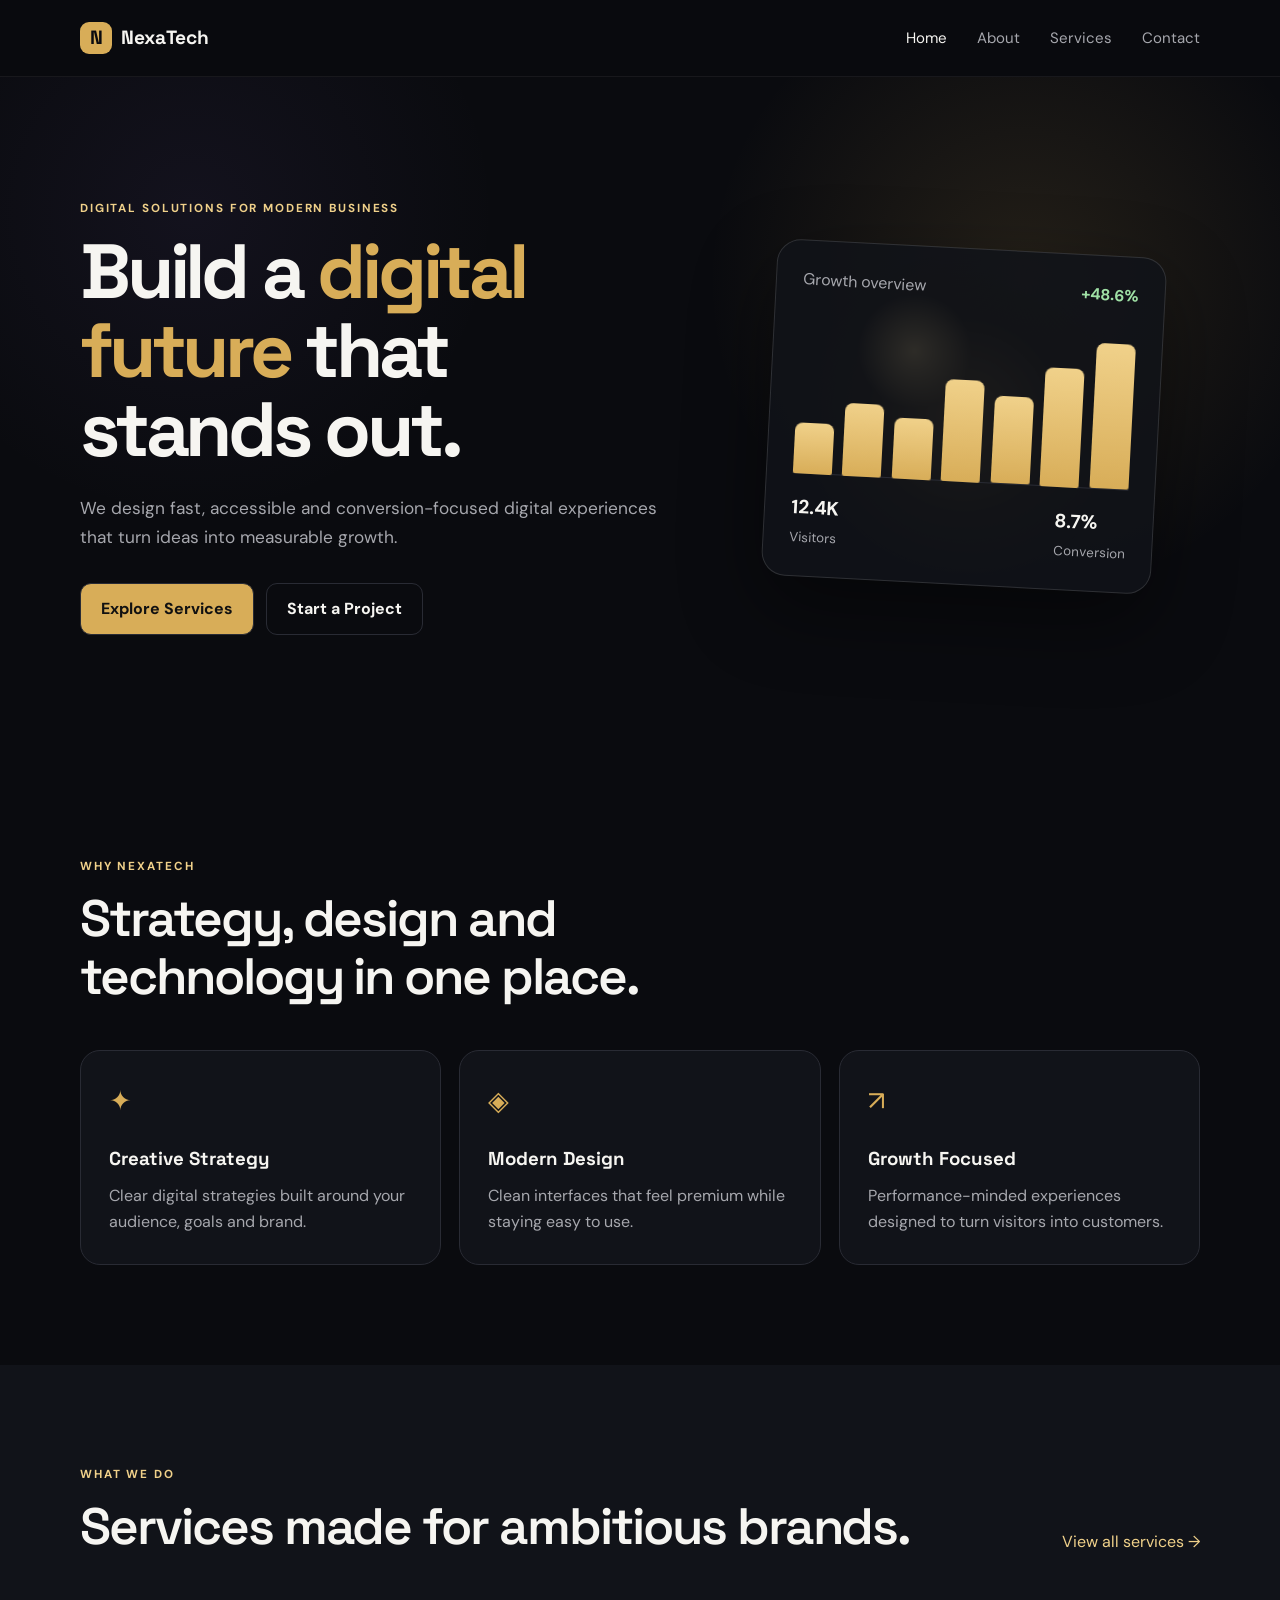
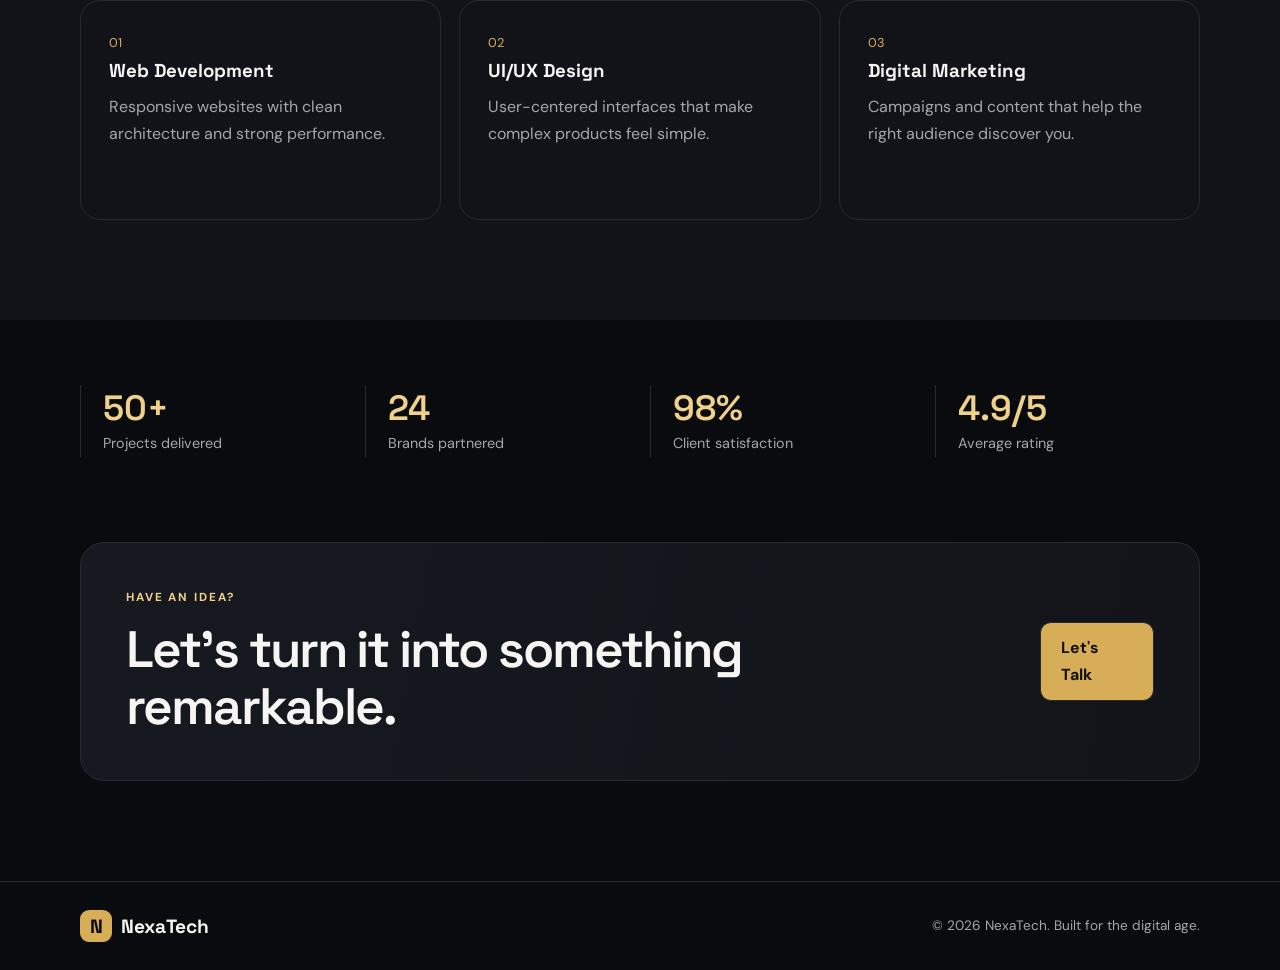
<file: index.html>
<!DOCTYPE html>
<html lang="en">
<head>
  <meta charset="UTF-8">
  <meta name="viewport" content="width=device-width, initial-scale=1.0">
  <meta name="description" content="NexaTech is a modern digital solutions agency helping businesses grow online.">
  <title>NexaTech | Digital Solutions Agency</title>
  <link rel="preload" href="css/style.css" as="style">
  <link rel="stylesheet" href="css/style.css">
</head>
<body>
<header class="site-header">
  <nav class="navbar container" aria-label="Main navigation">
    <a class="logo" href="index.html"><span>N</span> NexaTech</a>
    <button class="menu-toggle" aria-label="Open navigation menu" aria-expanded="false">☰</button>
    <ul class="nav-links">
      <li><a class="active" href="index.html">Home</a></li>
      <li><a href="about.html">About</a></li>
      <li><a href="services.html">Services</a></li>
      <li><a href="contact.html">Contact</a></li>
    </ul>
  </nav>
</header>

<main>
  <section class="hero">
    <div class="container hero-grid">
      <div class="hero-content reveal">
        <p class="eyebrow">DIGITAL SOLUTIONS FOR MODERN BUSINESS</p>
        <h1>Build a <span>digital future</span> that stands out.</h1>
        <p class="hero-text">We design fast, accessible and conversion-focused digital experiences that turn ideas into measurable growth.</p>
        <div class="hero-actions">
          <a class="btn btn-primary" href="services.html">Explore Services</a>
          <a class="btn btn-secondary" href="contact.html">Start a Project</a>
        </div>
      </div>
      <div class="hero-card reveal">
        <div class="orb"></div>
        <div class="dashboard-mini">
          <div class="mini-top"><span>Growth overview</span><strong>+48.6%</strong></div>
          <div class="chart"><i></i><i></i><i></i><i></i><i></i><i></i><i></i></div>
          <div class="mini-stats"><div><b>12.4K</b><small>Visitors</small></div><div><b>8.7%</b><small>Conversion</small></div></div>
        </div>
      </div>
    </div>
  </section>

  <section class="section" id="why-us">
    <div class="container">
      <div class="section-heading reveal"><p class="eyebrow">WHY NEXATECH</p><h2>Strategy, design and technology in one place.</h2></div>
      <div class="feature-grid">
        <article class="feature-card reveal"><div class="icon">✦</div><h3>Creative Strategy</h3><p>Clear digital strategies built around your audience, goals and brand.</p></article>
        <article class="feature-card reveal"><div class="icon">◈</div><h3>Modern Design</h3><p>Clean interfaces that feel premium while staying easy to use.</p></article>
        <article class="feature-card reveal"><div class="icon">↗</div><h3>Growth Focused</h3><p>Performance-minded experiences designed to turn visitors into customers.</p></article>
      </div>
    </div>
  </section>

  <section class="section section-alt">
    <div class="container">
      <div class="section-heading split reveal"><div><p class="eyebrow">WHAT WE DO</p><h2>Services made for ambitious brands.</h2></div><a href="services.html" class="text-link">View all services →</a></div>
      <div class="service-grid">
        <article class="service-card reveal"><span>01</span><h3>Web Development</h3><p>Responsive websites with clean architecture and strong performance.</p></article>
        <article class="service-card reveal"><span>02</span><h3>UI/UX Design</h3><p>User-centered interfaces that make complex products feel simple.</p></article>
        <article class="service-card reveal"><span>03</span><h3>Digital Marketing</h3><p>Campaigns and content that help the right audience discover you.</p></article>
      </div>
    </div>
  </section>

  <section class="stats section">
    <div class="container stats-grid">
      <div class="stat reveal"><strong>50+</strong><span>Projects delivered</span></div>
      <div class="stat reveal"><strong>24</strong><span>Brands partnered</span></div>
      <div class="stat reveal"><strong>98%</strong><span>Client satisfaction</span></div>
      <div class="stat reveal"><strong>4.9/5</strong><span>Average rating</span></div>
    </div>
  </section>

  <section class="cta-section">
    <div class="container cta reveal"><div><p class="eyebrow">HAVE AN IDEA?</p><h2>Let's turn it into something remarkable.</h2></div><a class="btn btn-primary" href="contact.html">Let's Talk</a></div>
  </section>
</main>

<footer class="footer"><div class="container footer-inner"><a class="logo" href="index.html"><span>N</span> NexaTech</a><p>© 2026 NexaTech. Built for the digital age.</p></div></footer>
<script src="js/script.js" defer></script>
</body>
</html>
</file>
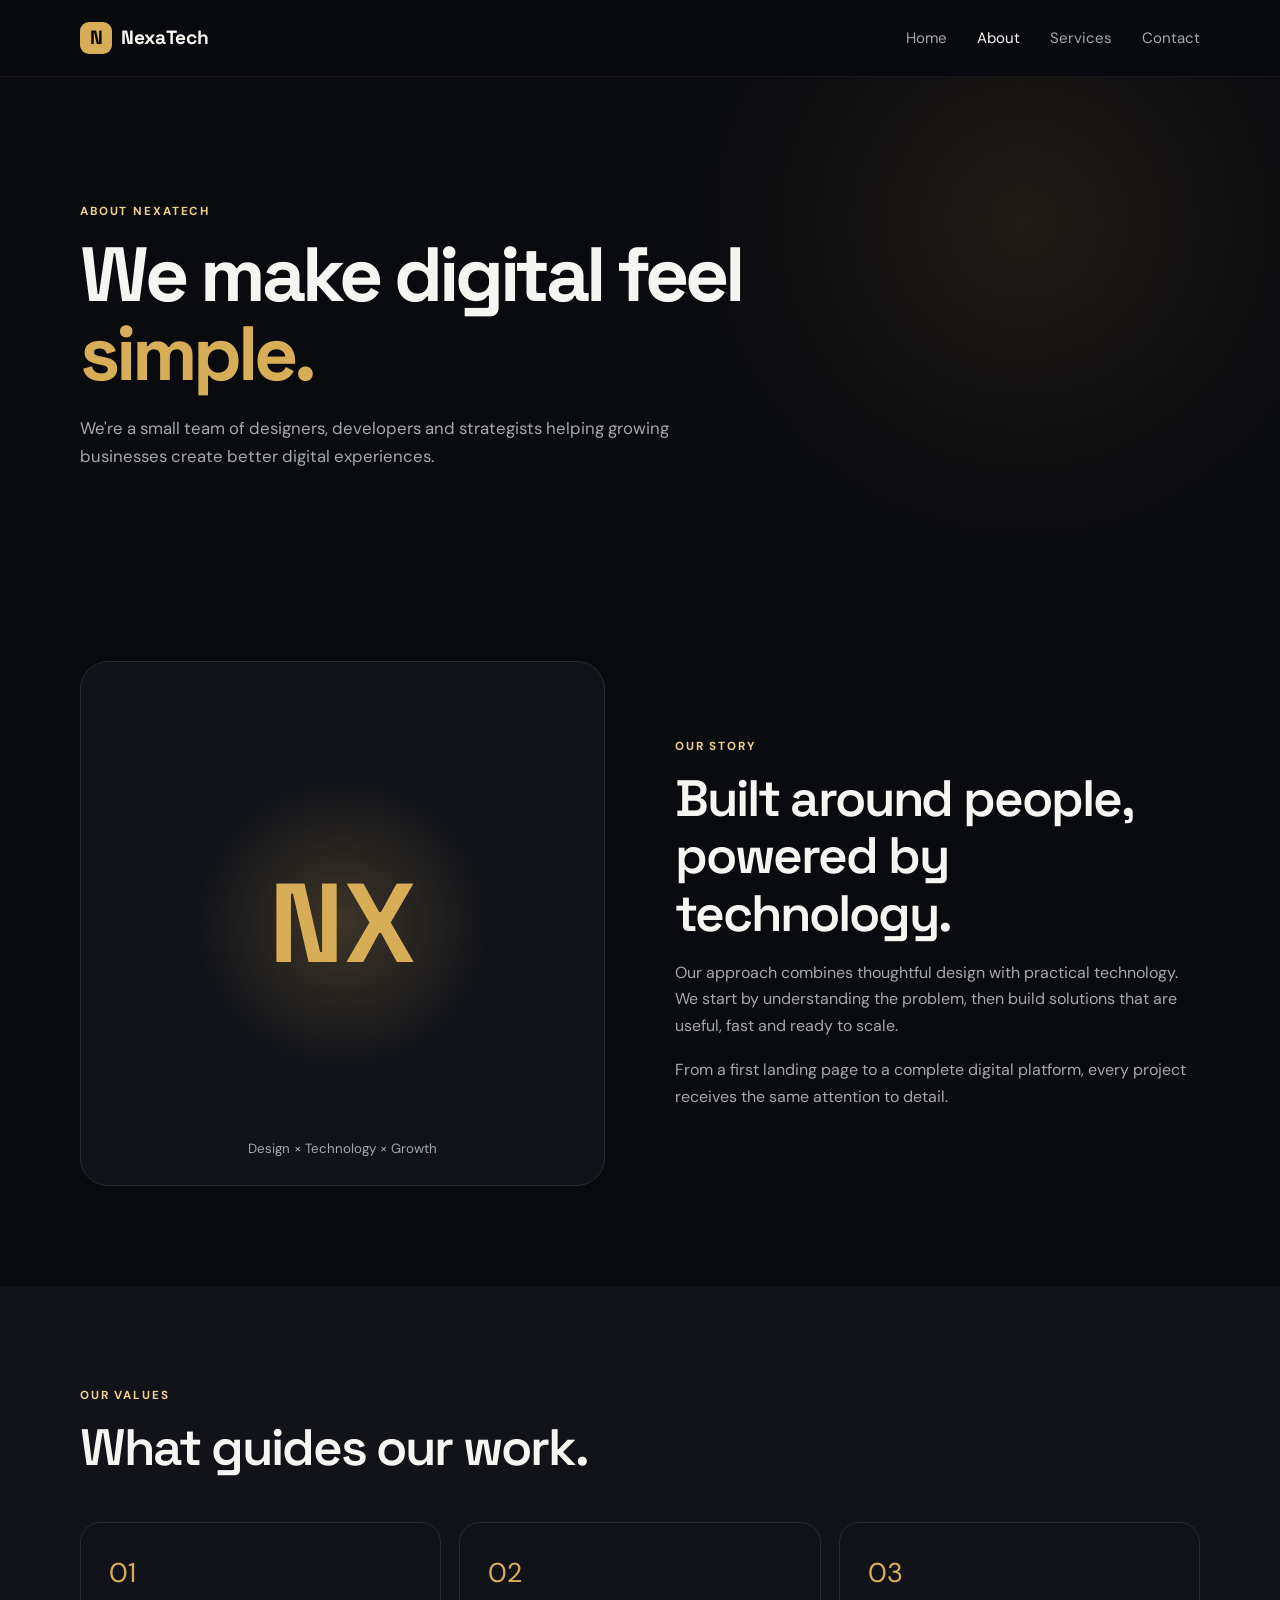
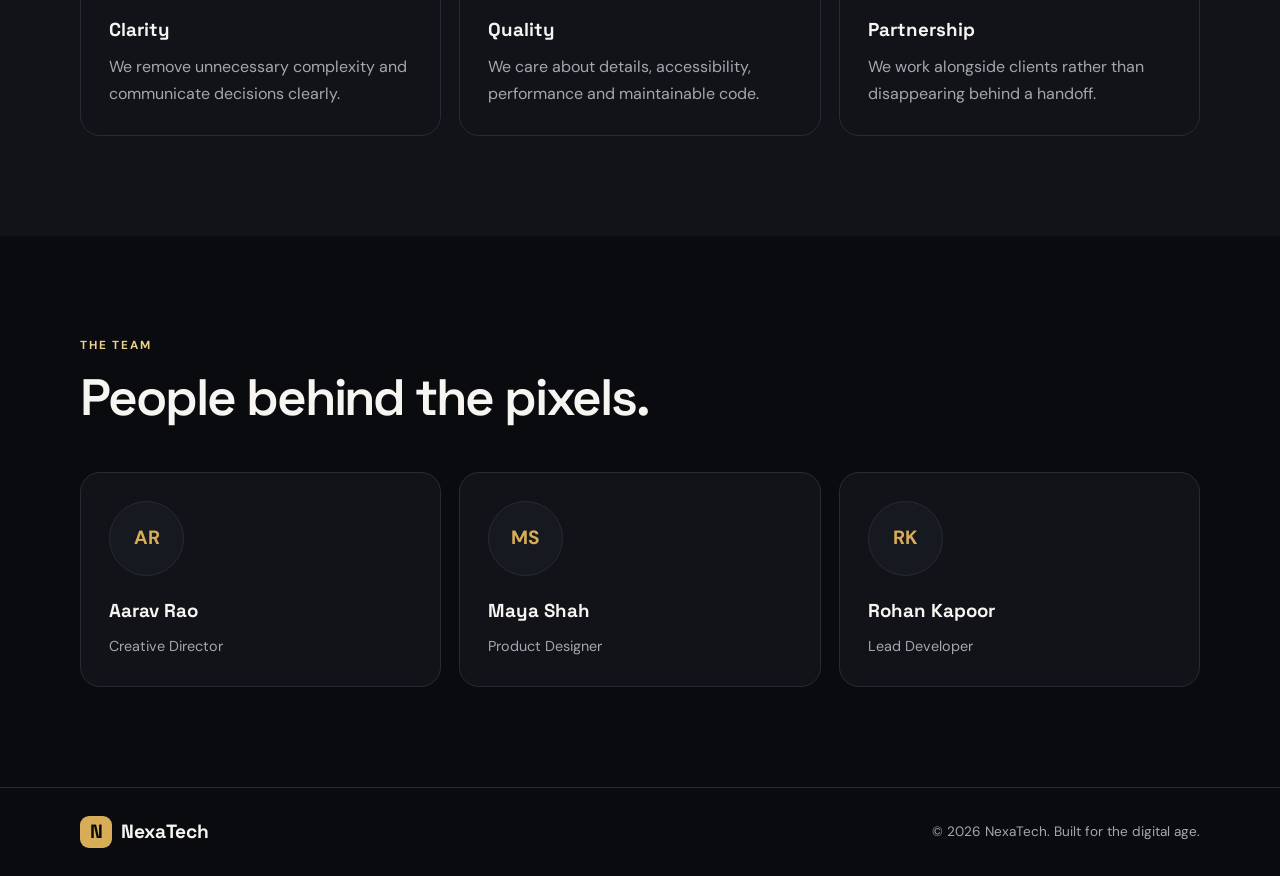
<file: about.html>
<!DOCTYPE html>
<html lang="en">
<head>
  <meta charset="UTF-8"><meta name="viewport" content="width=device-width, initial-scale=1.0">
  <meta name="description" content="Learn about the NexaTech digital solutions team and mission.">
  <title>About | NexaTech</title>
  <link rel="stylesheet" href="css/style.css">
</head>
<body>
<header class="site-header"><nav class="navbar container" aria-label="Main navigation">
<a class="logo" href="index.html"><span>N</span> NexaTech</a><button class="menu-toggle" aria-label="Open navigation menu" aria-expanded="false">☰</button>
<ul class="nav-links"><li><a href="index.html">Home</a></li><li><a class="active" href="about.html">About</a></li><li><a href="services.html">Services</a></li><li><a href="contact.html">Contact</a></li></ul>
</nav></header>
<main>
<section class="page-hero"><div class="container reveal"><p class="eyebrow">ABOUT NEXATECH</p><h1>We make digital feel <span>simple.</span></h1><p>We're a small team of designers, developers and strategists helping growing businesses create better digital experiences.</p></div></section>
<section class="section"><div class="container two-col"><div class="about-visual reveal"><div class="visual-box"><span>NX</span><small>Design × Technology × Growth</small></div></div><div class="reveal"><p class="eyebrow">OUR STORY</p><h2>Built around people, powered by technology.</h2><p>Our approach combines thoughtful design with practical technology. We start by understanding the problem, then build solutions that are useful, fast and ready to scale.</p><p>From a first landing page to a complete digital platform, every project receives the same attention to detail.</p></div></div></section>
<section class="section section-alt"><div class="container"><div class="section-heading reveal"><p class="eyebrow">OUR VALUES</p><h2>What guides our work.</h2></div><div class="feature-grid"><article class="feature-card reveal"><div class="icon">01</div><h3>Clarity</h3><p>We remove unnecessary complexity and communicate decisions clearly.</p></article><article class="feature-card reveal"><div class="icon">02</div><h3>Quality</h3><p>We care about details, accessibility, performance and maintainable code.</p></article><article class="feature-card reveal"><div class="icon">03</div><h3>Partnership</h3><p>We work alongside clients rather than disappearing behind a handoff.</p></article></div></div></section>
<section class="section"><div class="container"><div class="section-heading reveal"><p class="eyebrow">THE TEAM</p><h2>People behind the pixels.</h2></div><div class="team-grid"><article class="team-card reveal"><div class="avatar">AR</div><h3>Aarav Rao</h3><p>Creative Director</p></article><article class="team-card reveal"><div class="avatar">MS</div><h3>Maya Shah</h3><p>Product Designer</p></article><article class="team-card reveal"><div class="avatar">RK</div><h3>Rohan Kapoor</h3><p>Lead Developer</p></article></div></div></section>
</main>
<footer class="footer"><div class="container footer-inner"><a class="logo" href="index.html"><span>N</span> NexaTech</a><p>© 2026 NexaTech. Built for the digital age.</p></div></footer><script src="js/script.js" defer></script>
</body></html>
</file>
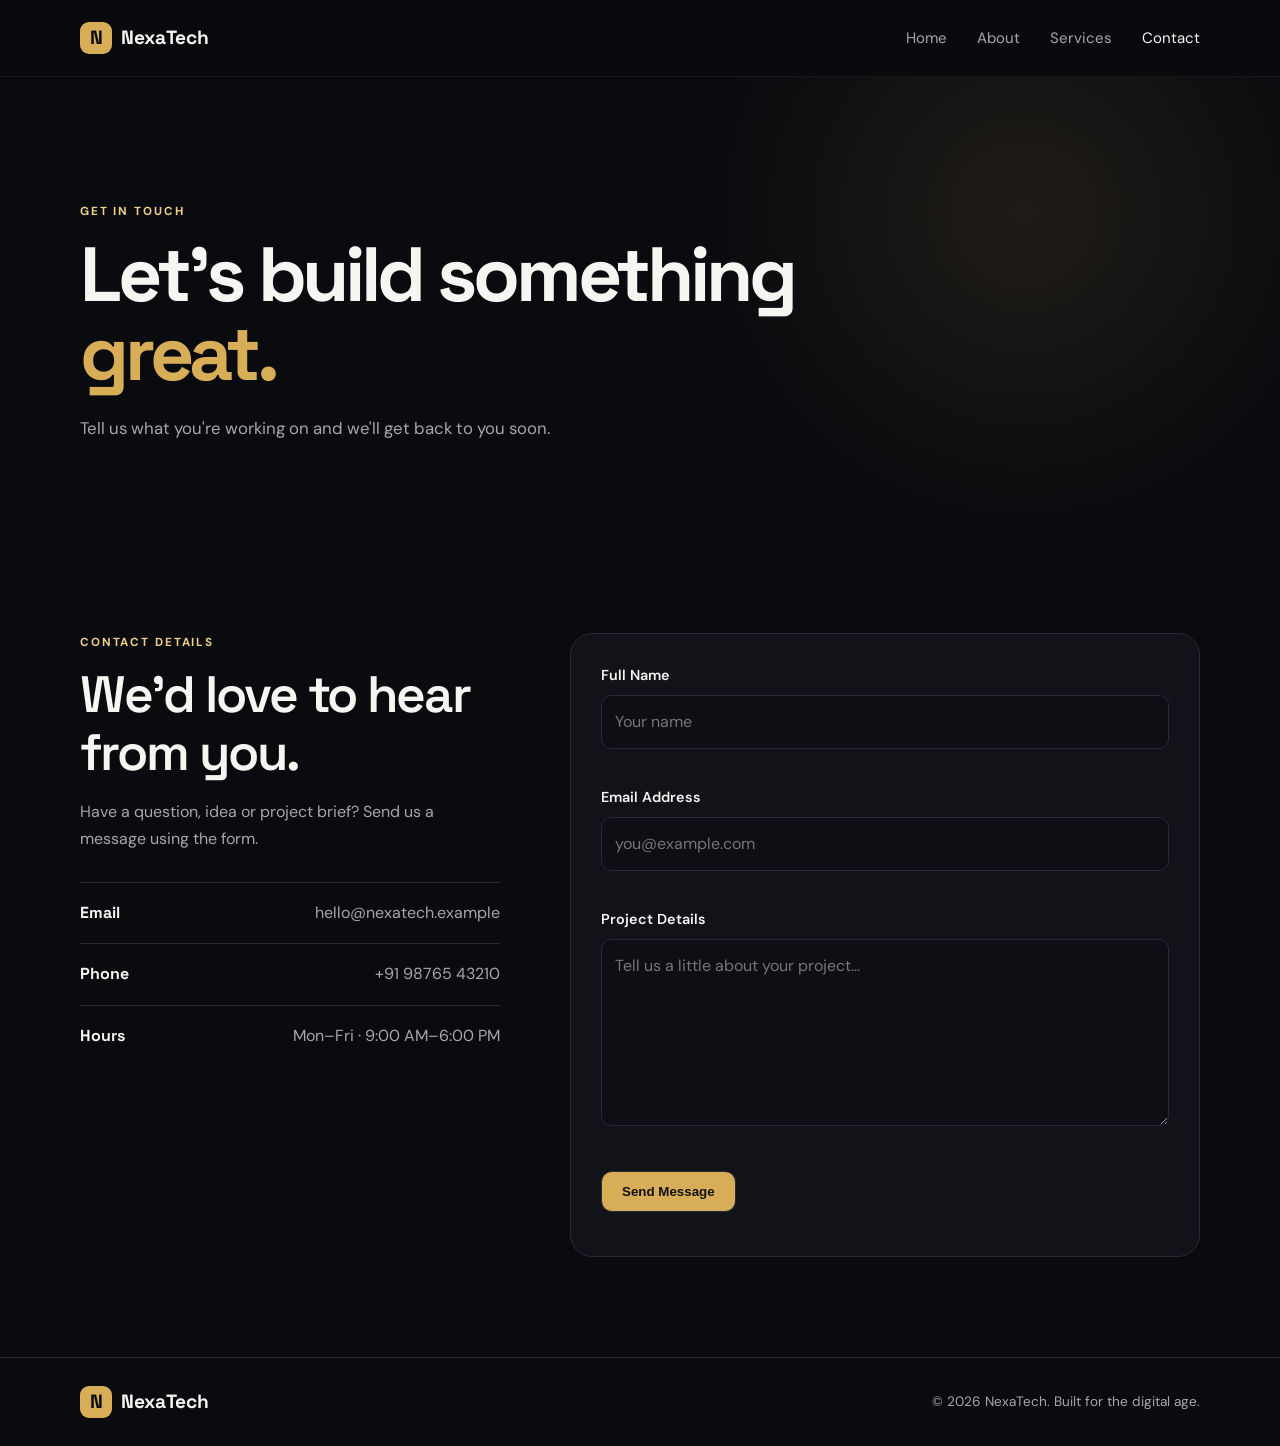
<file: contact.html>
<!DOCTYPE html>
<html lang="en">
<head><meta charset="UTF-8"><meta name="viewport" content="width=device-width, initial-scale=1.0"><meta name="description" content="Contact NexaTech about your next digital project."><title>Contact | NexaTech</title><link rel="stylesheet" href="css/style.css"></head>
<body>
<header class="site-header"><nav class="navbar container" aria-label="Main navigation"><a class="logo" href="index.html"><span>N</span> NexaTech</a><button class="menu-toggle" aria-label="Open navigation menu" aria-expanded="false">☰</button><ul class="nav-links"><li><a href="index.html">Home</a></li><li><a href="about.html">About</a></li><li><a href="services.html">Services</a></li><li><a class="active" href="contact.html">Contact</a></li></ul></nav></header>
<main><section class="page-hero"><div class="container reveal"><p class="eyebrow">GET IN TOUCH</p><h1>Let's build something <span>great.</span></h1><p>Tell us what you're working on and we'll get back to you soon.</p></div></section>
<section class="section"><div class="container contact-grid"><div class="contact-info reveal"><p class="eyebrow">CONTACT DETAILS</p><h2>We'd love to hear from you.</h2><p>Have a question, idea or project brief? Send us a message using the form.</p><div class="contact-item"><strong>Email</strong><span>hello@nexatech.example</span></div><div class="contact-item"><strong>Phone</strong><span>+91 98765 43210</span></div><div class="contact-item"><strong>Hours</strong><span>Mon–Fri · 9:00 AM–6:00 PM</span></div></div>
<form class="contact-form reveal" id="contactForm" novalidate>
<div class="form-row"><label for="name">Full Name</label><input id="name" name="name" type="text" autocomplete="name" required minlength="2" placeholder="Your name"><small class="error" id="nameError"></small></div>
<div class="form-row"><label for="email">Email Address</label><input id="email" name="email" type="email" autocomplete="email" required placeholder="you@example.com"><small class="error" id="emailError"></small></div>
<div class="form-row"><label for="message">Project Details</label><textarea id="message" name="message" rows="6" required minlength="10" placeholder="Tell us a little about your project..."></textarea><small class="error" id="messageError"></small></div>
<button class="btn btn-primary" type="submit">Send Message</button><p class="form-status" id="formStatus" role="status" aria-live="polite"></p>
</form></div></section></main>
<footer class="footer"><div class="container footer-inner"><a class="logo" href="index.html"><span>N</span> NexaTech</a><p>© 2026 NexaTech. Built for the digital age.</p></div></footer><script src="js/script.js" defer></script>
</body></html>
</file>
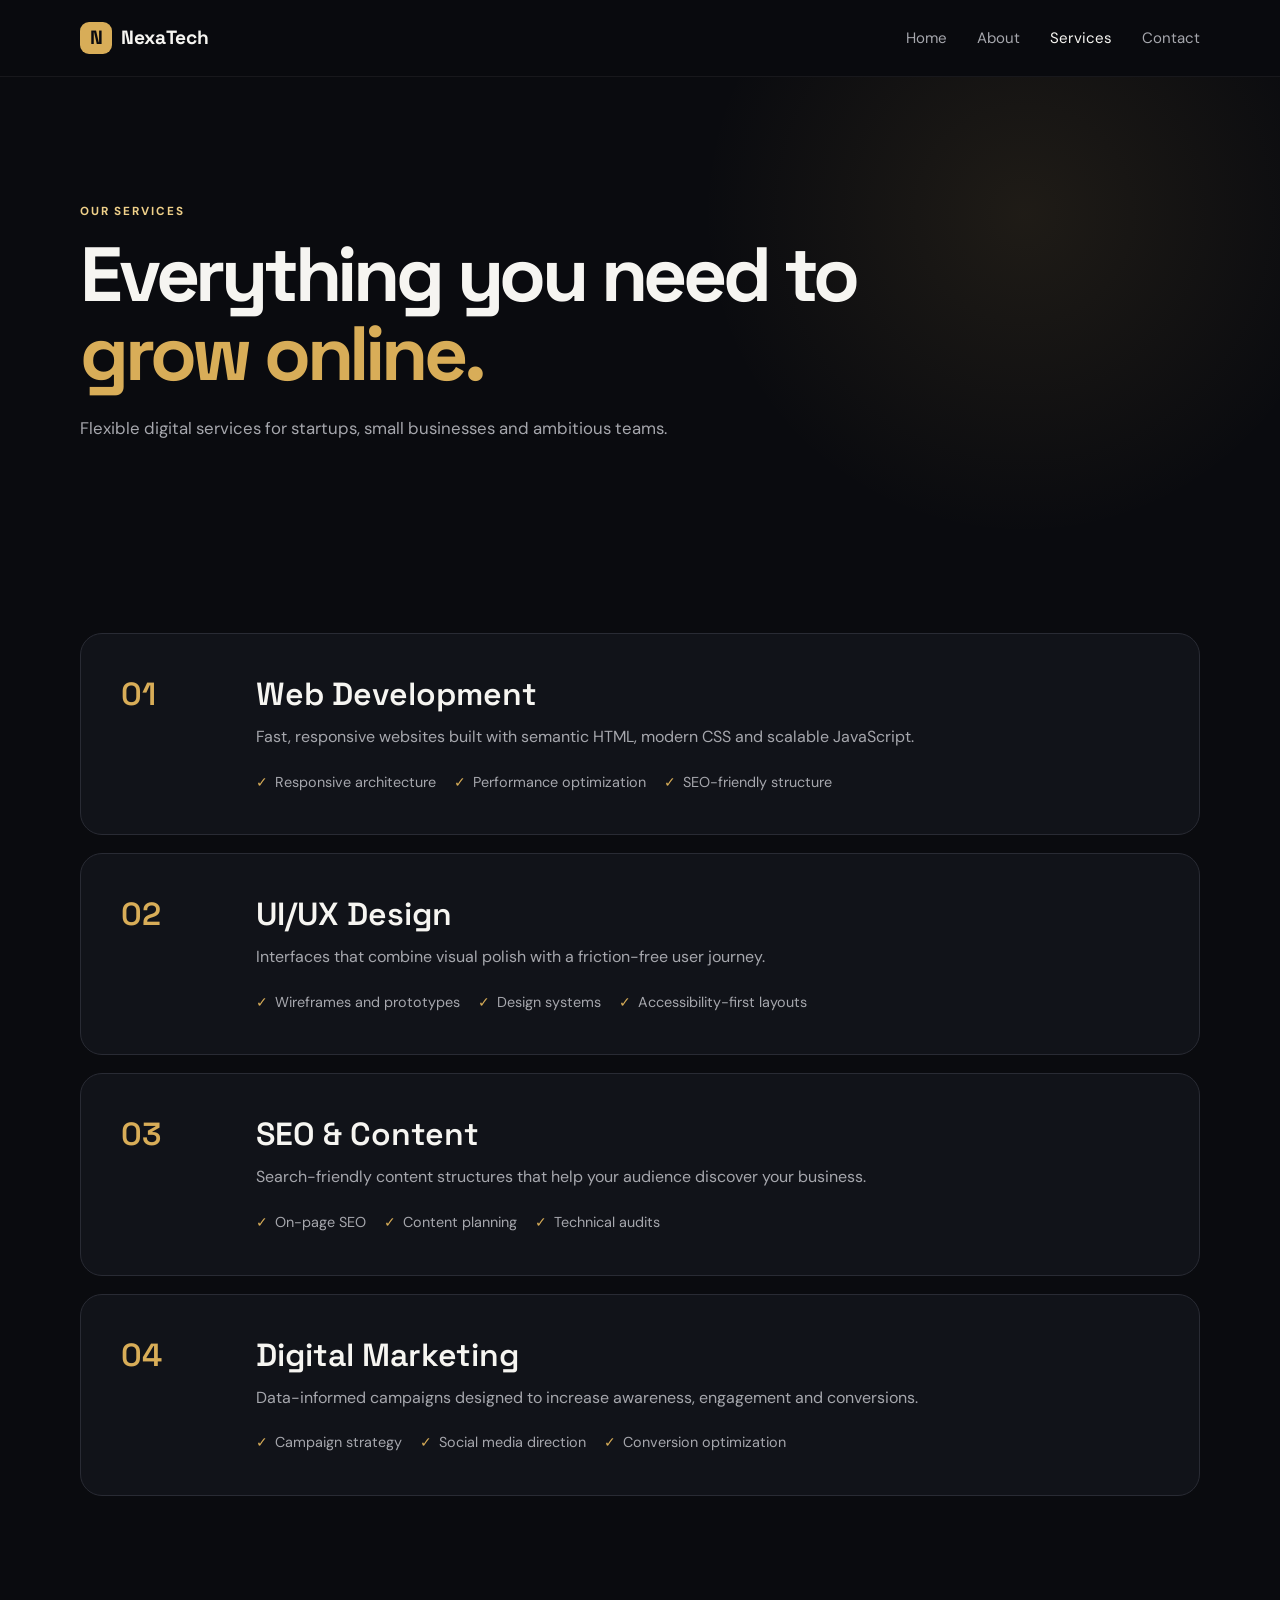
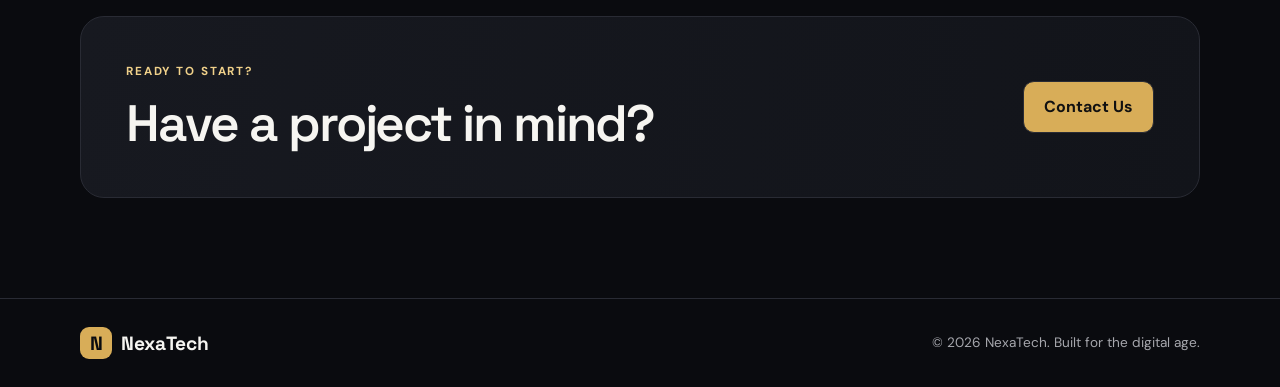
<file: services.html>
<!DOCTYPE html>
<html lang="en">
<head><meta charset="UTF-8"><meta name="viewport" content="width=device-width, initial-scale=1.0"><meta name="description" content="NexaTech web development, UI/UX, SEO and digital marketing services."><title>Services | NexaTech</title><link rel="stylesheet" href="css/style.css"></head>
<body>
<header class="site-header"><nav class="navbar container" aria-label="Main navigation"><a class="logo" href="index.html"><span>N</span> NexaTech</a><button class="menu-toggle" aria-label="Open navigation menu" aria-expanded="false">☰</button><ul class="nav-links"><li><a href="index.html">Home</a></li><li><a href="about.html">About</a></li><li><a class="active" href="services.html">Services</a></li><li><a href="contact.html">Contact</a></li></ul></nav></header>
<main><section class="page-hero"><div class="container reveal"><p class="eyebrow">OUR SERVICES</p><h1>Everything you need to <span>grow online.</span></h1><p>Flexible digital services for startups, small businesses and ambitious teams.</p></div></section>
<section class="section"><div class="container service-list">
<article class="large-service reveal"><div class="service-number">01</div><div><h2>Web Development</h2><p>Fast, responsive websites built with semantic HTML, modern CSS and scalable JavaScript.</p><ul><li>Responsive architecture</li><li>Performance optimization</li><li>SEO-friendly structure</li></ul></div></article>
<article class="large-service reveal"><div class="service-number">02</div><div><h2>UI/UX Design</h2><p>Interfaces that combine visual polish with a friction-free user journey.</p><ul><li>Wireframes and prototypes</li><li>Design systems</li><li>Accessibility-first layouts</li></ul></div></article>
<article class="large-service reveal"><div class="service-number">03</div><div><h2>SEO & Content</h2><p>Search-friendly content structures that help your audience discover your business.</p><ul><li>On-page SEO</li><li>Content planning</li><li>Technical audits</li></ul></div></article>
<article class="large-service reveal"><div class="service-number">04</div><div><h2>Digital Marketing</h2><p>Data-informed campaigns designed to increase awareness, engagement and conversions.</p><ul><li>Campaign strategy</li><li>Social media direction</li><li>Conversion optimization</li></ul></div></article>
</div></section>
<section class="cta-section"><div class="container cta reveal"><div><p class="eyebrow">READY TO START?</p><h2>Have a project in mind?</h2></div><a class="btn btn-primary" href="contact.html">Contact Us</a></div></section></main>
<footer class="footer"><div class="container footer-inner"><a class="logo" href="index.html"><span>N</span> NexaTech</a><p>© 2026 NexaTech. Built for the digital age.</p></div></footer><script src="js/script.js" defer></script>
</body></html>
</file>
<file: css/style.css>
@import url('https://fonts.googleapis.com/css2?family=DM+Sans:wght@400;500;600;700&family=Space+Grotesk:wght@500;600;700&display=swap');
:root{--bg:#0a0b0f;--surface:#111319;--surface2:#171920;--text:#f6f5f1;--muted:#a6a7ad;--line:#292b34;--accent:#d8ad58;--accent2:#f0d18a;--max:1120px;--radius:20px}
*{box-sizing:border-box;margin:0;padding:0}html{scroll-behavior:smooth}body{background:var(--bg);color:var(--text);font-family:"DM Sans",sans-serif;line-height:1.65}a{color:inherit;text-decoration:none}p{color:var(--muted)}.container{width:min(92%,var(--max));margin:auto}
.site-header{position:sticky;top:0;z-index:20;background:rgba(10,11,15,.88);backdrop-filter:blur(14px);border-bottom:1px solid rgba(255,255,255,.06)}.navbar{height:76px;display:flex;align-items:center;justify-content:space-between}.logo{font-family:"Space Grotesk";font-weight:700;font-size:1.2rem;display:flex;align-items:center;gap:9px}.logo span{display:grid;place-items:center;width:32px;height:32px;border-radius:9px;background:var(--accent);color:#0a0b0f}.nav-links{display:flex;gap:30px;list-style:none}.nav-links a{color:var(--muted);font-size:.94rem;transition:.25s}.nav-links a:hover,.nav-links a.active{color:var(--text)}.menu-toggle{display:none;background:none;border:0;color:var(--text);font-size:1.6rem}
.hero{min-height:680px;display:grid;align-items:center;background:radial-gradient(circle at 80% 30%,rgba(216,173,88,.13),transparent 28%),radial-gradient(circle at 15% 20%,rgba(130,100,200,.08),transparent 25%)}.hero-grid{display:grid;grid-template-columns:1.1fr .9fr;gap:70px;align-items:center}.eyebrow{color:var(--accent2);font-size:.73rem;letter-spacing:.16em;font-weight:700;margin-bottom:14px}.hero h1,.page-hero h1{font:700 clamp(2.7rem,6vw,5.5rem)/1.03 "Space Grotesk";letter-spacing:-.055em;max-width:800px}.hero h1 span,.page-hero h1 span{color:var(--accent)}.hero-text{font-size:1.08rem;max-width:590px;margin:25px 0 32px}.hero-actions{display:flex;gap:12px;flex-wrap:wrap}.btn{display:inline-flex;align-items:center;justify-content:center;border-radius:11px;padding:12px 20px;font-weight:700;border:1px solid var(--line);transition:transform .2s,background .2s}.btn:hover{transform:translateY(-2px)}.btn-primary{background:var(--accent);color:#111}.btn-secondary{background:transparent;color:var(--text)}.hero-card{min-height:430px;display:grid;place-items:center;position:relative}.orb{position:absolute;width:330px;height:330px;border-radius:50%;background:radial-gradient(circle at 35% 30%,#f2d58f,transparent 18%),radial-gradient(circle,#725c31 0,#211b10 42%,transparent 70%);filter:blur(.2px);opacity:.9}.dashboard-mini{position:relative;width:min(100%,390px);padding:26px;border:1px solid rgba(255,255,255,.13);background:rgba(17,19,25,.86);border-radius:24px;box-shadow:0 30px 80px rgba(0,0,0,.45);transform:rotate(3deg)}.mini-top,.mini-stats{display:flex;justify-content:space-between}.mini-top span,.mini-stats small{color:var(--muted)}.mini-top strong{color:#9fe0a5}.chart{height:180px;display:flex;align-items:end;gap:10px;padding-top:35px}.chart i{display:block;flex:1;border-radius:8px 8px 2px 2px;background:linear-gradient(to top,var(--accent),var(--accent2));animation:grow 1.1s ease both}.chart i:nth-child(1){height:35%}.chart i:nth-child(2){height:50%}.chart i:nth-child(3){height:42%}.chart i:nth-child(4){height:70%}.chart i:nth-child(5){height:60%}.chart i:nth-child(6){height:82%}.chart i:nth-child(7){height:100%}.mini-stats{border-top:1px solid var(--line);padding-top:18px}.mini-stats b{display:block;font-size:1.2rem}.section{padding:100px 0}.section-alt{background:var(--surface)}.section-heading{max-width:680px;margin-bottom:45px}.section-heading h2,.two-col h2,.contact-info h2,.cta h2{font:600 clamp(2rem,4vw,3.2rem)/1.12 "Space Grotesk";letter-spacing:-.04em}.split{max-width:none;display:flex;justify-content:space-between;align-items:end;gap:20px}.text-link{color:var(--accent2);white-space:nowrap}.feature-grid,.service-grid,.team-grid{display:grid;grid-template-columns:repeat(3,1fr);gap:18px}.feature-card,.service-card,.team-card{background:var(--surface);border:1px solid var(--line);border-radius:var(--radius);padding:28px;transition:transform .25s,border-color .25s}.feature-card:hover,.service-card:hover,.team-card:hover{transform:translateY(-5px);border-color:rgba(216,173,88,.45)}.icon{color:var(--accent);font-size:1.7rem;margin-bottom:20px}.feature-card h3,.service-card h3,.team-card h3{font-family:"Space Grotesk";margin-bottom:8px}.service-card span{color:var(--accent);font-size:.8rem}.service-card{min-height:220px}.stats{padding:65px 0}.stats-grid{display:grid;grid-template-columns:repeat(4,1fr);gap:20px}.stat{border-left:1px solid var(--line);padding-left:22px}.stat strong{display:block;font:600 2.2rem "Space Grotesk";color:var(--accent2)}.stat span{color:var(--muted);font-size:.9rem}.cta-section{padding:20px 0 100px}.cta{padding:45px;background:linear-gradient(100deg,#171920,#12141a);border:1px solid var(--line);border-radius:24px;display:flex;justify-content:space-between;align-items:center;gap:25px}.page-hero{padding:125px 0 90px;background:radial-gradient(circle at 80% 30%,rgba(216,173,88,.1),transparent 30%)}.page-hero p:last-child{max-width:650px;margin-top:22px;font-size:1.05rem}.two-col{display:grid;grid-template-columns:1fr 1fr;gap:70px;align-items:center}.two-col p:not(.eyebrow){margin-top:18px}.visual-box{aspect-ratio:1;border-radius:28px;border:1px solid var(--line);background:radial-gradient(circle at center,rgba(216,173,88,.22),transparent 40%),var(--surface);display:grid;place-items:center;position:relative}.visual-box span{font:700 7rem "Space Grotesk";color:var(--accent)}.visual-box small{position:absolute;bottom:25px;color:var(--muted)}.team-grid{grid-template-columns:repeat(3,1fr)}.avatar{width:75px;height:75px;border-radius:50%;display:grid;place-items:center;background:var(--surface2);border:1px solid var(--line);color:var(--accent);font-weight:700;font-size:1.2rem;margin-bottom:20px}.team-card p{font-size:.9rem}.service-list{display:grid;gap:18px}.large-service{display:grid;grid-template-columns:100px 1fr;gap:35px;padding:40px;background:var(--surface);border:1px solid var(--line);border-radius:22px}.service-number{font:600 2rem "Space Grotesk";color:var(--accent)}.large-service h2{font:600 2rem "Space Grotesk";margin-bottom:10px}.large-service ul{display:flex;gap:18px;flex-wrap:wrap;list-style:none;margin-top:20px;color:var(--muted);font-size:.9rem}.large-service li:before{content:"✓";color:var(--accent);margin-right:7px}.contact-grid{display:grid;grid-template-columns:.8fr 1.2fr;gap:70px}.contact-info>p:not(.eyebrow){margin:18px 0 30px}.contact-item{padding:17px 0;border-top:1px solid var(--line);display:flex;justify-content:space-between;gap:20px}.contact-item strong{font-family:"Space Grotesk"}.contact-item span{color:var(--muted);text-align:right}.contact-form{background:var(--surface);border:1px solid var(--line);padding:30px;border-radius:22px}.form-row{margin-bottom:19px}.form-row label{display:block;margin-bottom:7px;font-size:.9rem;font-weight:600}.form-row input,.form-row textarea{width:100%;border:1px solid var(--line);border-radius:10px;background:#0d0f14;color:var(--text);padding:13px;font:inherit;outline:none;resize:vertical}.form-row input:focus,.form-row textarea:focus{border-color:var(--accent)}.error{display:block;color:#ff8e8e;font-size:.78rem;min-height:18px}.form-status{margin-top:14px;color:#9fe0a5}.footer{border-top:1px solid var(--line);padding:28px 0}.footer-inner{display:flex;justify-content:space-between;gap:20px;align-items:center}.footer p{font-size:.85rem}
.reveal{opacity:0;transform:translateY(18px);transition:opacity .7s ease,transform .7s ease}.reveal.visible{opacity:1;transform:none}@keyframes grow{from{transform:scaleY(0);transform-origin:bottom}to{transform:scaleY(1);transform-origin:bottom}}
@media(max-width:800px){.menu-toggle{display:block}.nav-links{position:absolute;top:76px;left:0;right:0;background:var(--surface);padding:18px 4%;display:none;flex-direction:column;gap:15px;border-bottom:1px solid var(--line)}.nav-links.open{display:flex}.hero{min-height:auto;padding:90px 0}.hero-grid,.two-col,.contact-grid{grid-template-columns:1fr;gap:45px}.hero-card{min-height:350px}.feature-grid,.service-grid,.team-grid{grid-template-columns:1fr}.stats-grid{grid-template-columns:1fr 1fr}.split,.cta{align-items:flex-start;flex-direction:column}.large-service{grid-template-columns:55px 1fr;gap:15px}.page-hero{padding:90px 0 65px}}
@media(max-width:500px){.hero h1,.page-hero h1{font-size:2.8rem}.section{padding:75px 0}.stats-grid{grid-template-columns:1fr}.footer-inner{flex-direction:column;align-items:flex-start}.contact-item{flex-direction:column;gap:3px}.contact-item span{text-align:left}}
@media(prefers-reduced-motion:reduce){*,*::before,*::after{scroll-behavior:auto!important;animation:none!important;transition:none!important}.reveal{opacity:1;transform:none}}
</file>
